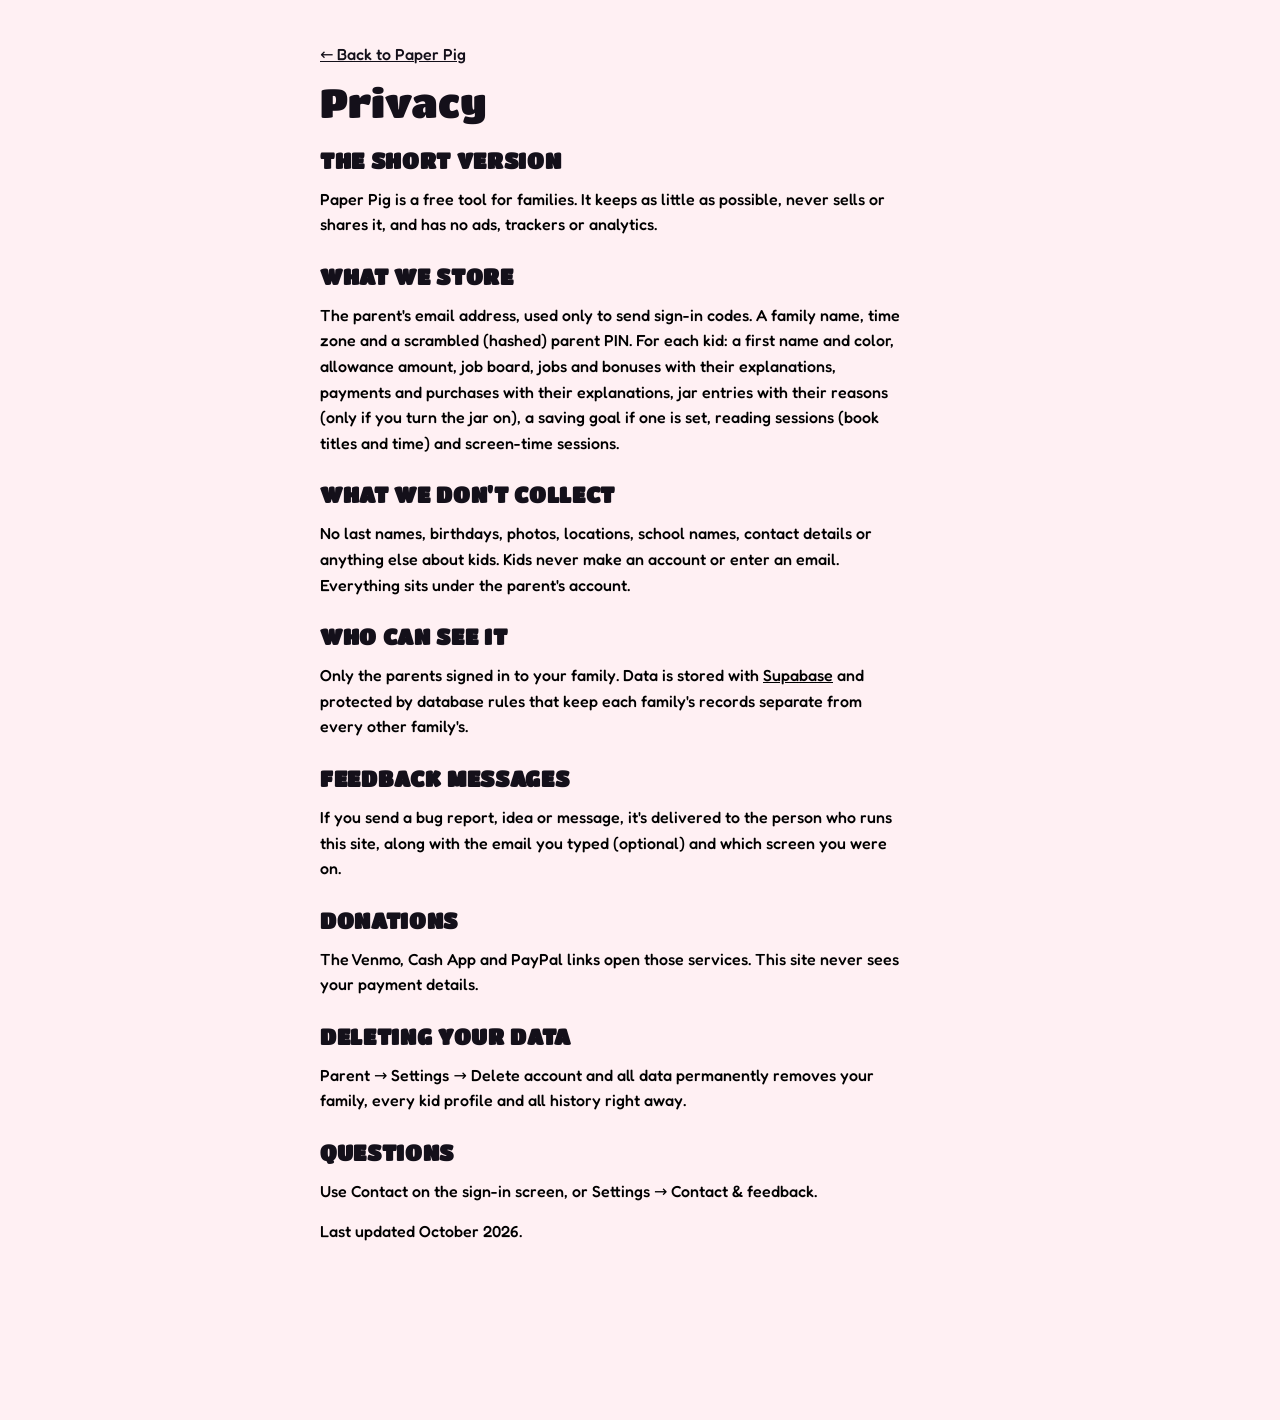
<file: privacy.html>
<!doctype html>
<html lang="en"><head><meta charset="utf-8"><meta name="viewport" content="width=device-width,initial-scale=1,viewport-fit=cover">
<title>Privacy · Paper Pig</title><link rel="icon" href="favicon.png" type="image/png">
<link rel="stylesheet" href="https://fonts.googleapis.com/css2?family=Titan+One&family=Fredoka:wght@400;500;600;700&display=swap">
<link rel="stylesheet" href="styles.css?v=20261027e">
<style>body{margin:0}.doc{max-width:640px;margin:0 auto;padding:32px 0 64px;display:grid;gap:14px;line-height:1.6}.doc h1{font-size:40px}.doc h2{font:800 22px var(--display);text-transform:uppercase;letter-spacing:.03em;margin-top:12px}.doc p,.doc li{color:var(--ink);max-width:65ch}.doc a{color:var(--jobs)}</style>
</head><body><main class="doc">
<a href="/">&larr; Back to Paper Pig</a>
<h1>Privacy</h1>
<h2>The short version</h2><p>Paper Pig is a free tool for families. It keeps as little as possible, never sells or shares it, and has no ads, trackers or analytics.</p>
<h2>What we store</h2><p>The parent's email address, used only to send sign-in codes. A family name, time zone and a scrambled (hashed) parent PIN. For each kid: a first name and color, allowance amount, job board, jobs and bonuses with their explanations, payments and purchases with their explanations, jar entries with their reasons (only if you turn the jar on), a saving goal if one is set, reading sessions (book titles and time) and screen-time sessions.</p>
<h2>What we don't collect</h2><p>No last names, birthdays, photos, locations, school names, contact details or anything else about kids. Kids never make an account or enter an email. Everything sits under the parent's account.</p>
<h2>Who can see it</h2><p>Only the parents signed in to your family. Data is stored with <a href="https://supabase.com" target="_blank" rel="noopener">Supabase</a> and protected by database rules that keep each family's records separate from every other family's.</p>
<h2>Feedback messages</h2><p>If you send a bug report, idea or message, it's delivered to the person who runs this site, along with the email you typed (optional) and which screen you were on.</p>
<h2>Donations</h2><p>The Venmo, Cash App and PayPal links open those services. This site never sees your payment details.</p>
<h2>Deleting your data</h2><p>Parent &rarr; Settings &rarr; Delete account and all data permanently removes your family, every kid profile and all history right away.</p>
<h2>Questions</h2><p>Use Contact on the sign-in screen, or Settings &rarr; Contact &amp; feedback.</p>
<p>Last updated October 2026.</p>
</main></body></html>
</file>
<file: styles.css>
/* =====================================================================
   Paper Pig
   The logo is a pig folded out of paper that is white on one side and
   pink on the other. The whole app is built from that sheet:
   - Kids stand on the pink side. Grown-ups stand on the white side.
   - Every card is a white sheet with the logo's heavy ink outline.
   - Folded ears mean "a pig": they appear only on pigs (the bank, each
     kid's name tile). Nothing else is folded.
   - Pink is the brand and the main action. Blue is reading and good news.
     Gold is the coin, and screen time. Ink does the rest.
   ===================================================================== */
:root{
  --pink:#FC3067; --pink-deep:#C70F48; --pink-soft:#FFE0E8; --pink-ground:#FC3067;
  --blue:#2F6BFF; --blue-deep:#1F4FD1; --blue-soft:#E1E9FF;
  --gold:#FFC21A; --gold-soft:#FFF0C2;
  --midnight:#0C1844; --midnight-2:#16245E; --midnight-line:#2A3C80;
  --ink:#000; --edge:#000; --paper:#FFFFFF; --wash:#FFF0F3;
  --text:#14101A; --muted:#6B5C66; --rule:rgba(0,0,0,.12);
  --ground:var(--wash); --under:var(--ground); --fold:var(--pink);
  --money:var(--blue-deep); --read:var(--blue); --danger:var(--pink-deep); --line:var(--rule);
  --display:"Titan One","Arial Rounded MT Bold",system-ui,sans-serif;
  --body:"Fredoka","Nunito","Segoe UI",system-ui,sans-serif;
  --pop:4px 4px 0 var(--edge); --pop-lg:5px 5px 0 var(--edge);
  --line-w:4px; --r:20px;
  color-scheme:light;
}
@media (prefers-color-scheme: dark){:root:not([data-theme="light"]){
  --pink:#FF3D74; --pink-deep:#FF6F96; --pink-soft:#4A1638; --pink-ground:#0C1844;
  --blue:#4B7FFF; --blue-deep:#8DB0FF; --blue-soft:#1C2E72;
  --gold-soft:#3D3313;
  --paper:#16245E; --wash:#0C1844; --text:#FFF4F7; --muted:#AEB8DC; --rule:rgba(255,255,255,.12);
  color-scheme:dark}}
:root[data-theme="dark"]{
  --pink:#FF3D74; --pink-deep:#FF6F96; --pink-soft:#4A1638; --pink-ground:#0C1844;
  --blue:#4B7FFF; --blue-deep:#8DB0FF; --blue-soft:#1C2E72;
  --gold-soft:#3D3313;
  --paper:#16245E; --wash:#0C1844; --text:#FFF4F7; --muted:#AEB8DC; --rule:rgba(255,255,255,.12);
  color-scheme:dark}
body{--under:var(--ground)}
body[data-side="kid"]{--ground:color-mix(in srgb,var(--kidc,var(--pink)) 30%,#fff)}
@media (prefers-color-scheme: dark){:root:not([data-theme="light"]) body[data-side="kid"]{--ground:color-mix(in srgb,var(--kidc,var(--pink)) 26%,#0C1844)}}
:root[data-theme="dark"] body[data-side="kid"]{--ground:color-mix(in srgb,var(--kidc,var(--pink)) 26%,#0C1844)}

/* ---------- base ---------- */
*{box-sizing:border-box}
html{-webkit-text-size-adjust:100%}
body{margin:0;background:var(--ground);color:var(--text);font:500 16px/1.45 var(--body);
  padding-left:max(16px,env(safe-area-inset-left,0px));padding-right:max(16px,env(safe-area-inset-right,0px));
  padding-block:10px calc(env(safe-area-inset-bottom,0px) + 112px);transition:background-color .25s}
.wrap{max-width:520px;margin:0 auto;display:flex;flex-direction:column;gap:20px;position:relative;z-index:1}
#layer{position:relative;z-index:20}
main{display:flex;flex-direction:column;gap:18px}
main>*,.card>*,.sect>*,.list>*,.kcard>*,.board>*,.hero>*,.sheet>*{min-width:0}
button{font:inherit;color:inherit;cursor:pointer;border:0;background:none;padding:0;-webkit-tap-highlight-color:transparent}
button:disabled{cursor:default}
:focus-visible{outline:3px solid var(--blue);outline-offset:2px}
h1,h2,h3{margin:0;font-weight:400;text-wrap:balance}
p{margin:0}
.num{font-variant-numeric:tabular-nums}
svg{display:block}

/* ---------- the sheet of paper: one heavy ink outline ---------- */
.card,.kcard,.list,.wsum,.bucket,.who button,.owedline-b,.nudge,.steps4>div,.done-box{background:var(--paper);border:var(--line-w) solid var(--edge);border-radius:var(--r)}
.card,.kcard,.who button,.start,.board,.hero.bank{position:relative}
.sheet{--under:transparent}
.sheet .card,.sheet .list{--under:var(--paper)}

/* ---------- type ---------- */
h1{font:400 clamp(30px,9vw,40px)/1 var(--display);overflow-wrap:anywhere}
body[data-side="kid"] header h1,body[data-side="kid"] .sect-h h3,body[data-side="kid"] .weeknav b{color:#fff;-webkit-text-stroke:8px var(--edge);paint-order:stroke fill;letter-spacing:.02em;stroke-linejoin:round}
.label{font:600 13px/1.2 var(--body);color:var(--muted)}
.hint{font-size:14px;color:var(--muted)}
.lede{font:500 18px/1.4 var(--body);color:var(--muted);max-width:34ch;text-wrap:balance}
.link{display:inline-flex;align-items:center;min-height:40px;font-weight:600;font-size:15px;color:var(--blue-deep);text-decoration:underline;text-decoration-thickness:2px;text-underline-offset:3px}
body[data-side="kid"] .sect-h .link{color:var(--text)}
.danger-link{color:var(--pink-deep)!important;font-weight:600}
.empty{padding:24px 18px 22px;color:var(--muted);text-align:center;font-weight:500}
.empty::before{content:"";display:block;width:56px;height:49px;margin:0 auto 8px;background:url(piggy.png) center/contain no-repeat}

/* ---------- header ---------- */
header{display:flex;align-items:center;justify-content:space-between;gap:12px;padding-top:6px;min-width:0}
.hello{display:flex;align-items:center;gap:10px;min-width:0}
.hello>div{display:grid;gap:4px;min-width:0}
.hello small{font:600 15px/1 var(--body);color:var(--muted)}
body[data-side="kid"] .hello small{color:var(--text)}
.hi-pig{width:56px;height:auto;flex:none;transform-origin:50% 90%}
.lock{flex:none;display:inline-flex;align-items:center;gap:6px;height:40px;padding:0 14px;border-radius:999px;background:var(--paper);border:var(--line-w) solid var(--edge);box-shadow:var(--pop);font-weight:600;font-size:14px}
.lock svg{width:16px;height:16px}

/* ---------- buttons ---------- */
.save,.go,.pill,.chip,.earn,.ghost,.cancel{transition:transform .08s ease,box-shadow .08s ease}
.save{position:relative;width:100%;min-height:56px;padding:8px 18px;border-radius:18px;background:var(--pink);color:#fff;border:var(--line-w) solid var(--edge);box-shadow:var(--pop-lg);font:600 18px/1.15 var(--body)}
.save.red{background:var(--pink-deep)}
.cancel{width:100%;min-height:44px;color:var(--muted);font-weight:600}
.pill{position:relative;display:inline-flex;align-items:center;justify-content:center;gap:6px;min-height:42px;padding:6px 14px;border-radius:14px;background:var(--pink);color:#fff;border:var(--line-w) solid var(--edge);box-shadow:var(--pop);font:600 15px/1.15 var(--body);text-align:center}
.pill.soft{background:var(--paper);color:var(--text)}
.pill.ok{background:var(--blue);color:#fff}
.pill.no{background:var(--pink-soft);color:var(--pink-deep)}
.pill.wait{background:var(--pink-soft);color:var(--pink-deep)}
.pill svg{width:18px;height:18px;flex:none}
.pill:disabled{color:var(--muted);box-shadow:none;opacity:1;border-color:var(--muted)}
.save:active,.go:active,.pill:active,.chip:active,.earn:active,.lock:active,.who button:active,.start:active,.bucket:active,.owedline-b:active{transform:translate(3px,3px);box-shadow:0 0 0 var(--edge)!important}
.ptools{display:flex;flex-wrap:wrap;gap:10px}
body[data-side="kid"] main>.ptools .pill.soft{background:var(--paper)}
.row2{display:grid;grid-template-columns:repeat(2,minmax(0,1fr));gap:10px}
.row2>*{min-width:0}
.chip{flex:none;display:inline-flex;align-items:center;gap:8px;min-height:40px;padding:0 14px;border-radius:999px;background:var(--paper);border:var(--line-w) solid var(--edge);font:600 15px var(--body);color:var(--text)}
.chip[aria-pressed="true"]{background:var(--ink);color:#fff}
:root[data-theme="dark"] .chip[aria-pressed="true"]{background:#fff;color:#000}
@media (prefers-color-scheme: dark){:root:not([data-theme="light"]) .chip[aria-pressed="true"]{background:#fff;color:#000}}
.chips{display:flex;flex-wrap:wrap;gap:8px}
.filters,.kpick{display:flex;gap:8px;overflow-x:auto;padding:2px 4px 6px 2px;margin:0 -2px;scrollbar-width:none}
.filters::-webkit-scrollbar,.kpick::-webkit-scrollbar{display:none}
.kpick .dot{width:12px;height:12px;border-radius:50%;border:var(--line-w) solid var(--edge)}
.seg{display:grid;grid-template-columns:repeat(auto-fit,minmax(0,1fr));gap:4px;padding:4px;border-radius:16px;background:var(--paper);border:var(--line-w) solid var(--edge)}
.seg button{min-width:0;min-height:40px;padding:0 4px;border-radius:11px;font-weight:600;font-size:14px;color:var(--muted)}
.seg button[aria-pressed="true"]{background:var(--ink);color:#fff}
:root[data-theme="dark"] .seg button[aria-pressed="true"]{background:#fff;color:#000}
@media (prefers-color-scheme: dark){:root:not([data-theme="light"]) .seg button[aria-pressed="true"]{background:#fff;color:#000}}

/* ---------- surfaces ---------- */
.card{padding:20px;display:grid;gap:14px}
.sect{display:grid;gap:10px}
.sect-h{display:flex;align-items:baseline;justify-content:space-between;gap:12px;padding:0 2px}
.sect-h h3{font:400 24px/1.05 var(--display)}
.sect-h .label{font-weight:700}
.list{overflow:hidden}
.row{display:flex;align-items:center;gap:12px;padding:13px 16px;width:100%;text-align:left}
.row+.row{border-top:2px solid var(--rule)}
.row .t{flex:1;min-width:0;display:grid;gap:1px}
.row .t b{font-weight:600;overflow-wrap:anywhere}
.row .t span{font-size:13px;color:var(--muted);overflow-wrap:anywhere}
.lgroup{padding:12px 16px 4px;font:600 14px var(--body);color:var(--pink-deep);border-top:2px solid var(--rule)}
.lgroup:first-child{border-top:0}
.lgroup+.row{border-top:0}
.ico{flex:none;width:40px;height:40px;border-radius:13px;display:grid;place-items:center;border:var(--line-w) solid var(--edge)}
.ico svg{width:21px;height:21px}
.ico.m{background:var(--gold);color:#000}
.ico.j{background:var(--pink-soft);color:var(--pink-deep)}
.ico.r{background:var(--blue-soft);color:var(--blue-deep)}
.ico.s{background:var(--midnight);color:var(--gold)}
.ico.x{background:var(--pink);color:#fff}
.ico.w{background:var(--paper);color:var(--muted);border-style:dashed}
.ico.p{background:var(--paper);color:var(--text)}
.ico.d{background:var(--pink-soft);color:var(--pink-deep)}
.amt{font:600 16px var(--body);white-space:nowrap;font-variant-numeric:tabular-nums}
.amt.up{color:var(--blue-deep)} .amt.out{color:var(--text)} .amt.rd{color:var(--blue-deep)} .amt.wait{color:var(--muted)}
.stack{display:grid;justify-items:end;gap:1px;flex:none}
.bal{font-size:12px;font-weight:600;color:var(--muted)}
.chev{flex:none;color:var(--muted)}
.meter{height:10px;border-radius:6px;background:var(--rule);overflow:hidden;display:flex}
.meter i{display:block;height:100%}
.price{flex:none;display:inline-flex;align-items:center;justify-content:center;gap:4px;min-width:66px;height:36px;padding:0 10px;border-radius:12px;background:var(--gold-soft);border:var(--line-w) solid var(--edge);font:600 15px var(--body);color:var(--text);font-variant-numeric:tabular-nums}
.price .coin.mini{width:16px}

/* ---------- the bank: the pig itself. Pink ears fold down from both top corners. ---------- */
.hero.bank{display:grid;gap:14px;padding:30px 20px 20px;background:var(--paper);color:var(--text);border:var(--line-w) solid var(--edge);border-radius:0 0 26px 26px;box-shadow:0 6px 0 var(--edge)}
.hero.bank::before,.hero.bank::after{content:"";position:absolute;top:calc(-1 * var(--line-w));width:44px;height:44px;pointer-events:none;z-index:1;border-bottom:var(--line-w) solid var(--edge)}
.hero.bank::before{left:calc(-1 * var(--line-w));border-right:var(--line-w) solid var(--edge);border-bottom-right-radius:12px;
  background:linear-gradient(to bottom right,var(--under) calc(50% - 2.8px),var(--edge) calc(50% - 2.8px),var(--edge) calc(50% + 2.8px),var(--pink) calc(50% + 2.8px))}
.hero.bank::after{right:calc(-1 * var(--line-w));border-left:var(--line-w) solid var(--edge);border-bottom-left-radius:12px;
  background:linear-gradient(to bottom left,var(--under) calc(50% - 2.8px),var(--edge) calc(50% - 2.8px),var(--edge) calc(50% + 2.8px),var(--pink) calc(50% + 2.8px))}
.hero.bank .label{font:600 16px var(--body);color:var(--muted);text-align:center}
.big{font:400 clamp(58px,20vw,84px)/.95 var(--display);text-align:center;letter-spacing:.01em;color:var(--text)}
.hero-coin{position:absolute;left:50%;top:-30px;width:52px;margin-left:-26px;perspective:500px;pointer-events:none;z-index:2}
.hero-coin .coin{filter:drop-shadow(2px 3px 0 var(--edge))}
.goalline{display:grid;grid-template-columns:1fr auto;gap:8px 10px;align-items:center;text-align:left;font-size:15px;font-weight:500;padding:0}
.goalline b{font-weight:600}
.goalline .meter{grid-column:1/-1;height:16px;border-radius:9px;background:var(--paper);border:var(--line-w) solid var(--edge);position:relative}
.goalline .meter i{background:var(--pink);border-radius:0 6px 6px 0;transition:width 1.1s cubic-bezier(.3,.7,.3,1);position:relative}
.goalline .num{font-weight:600;white-space:nowrap}
.hero-foot{display:flex;justify-content:space-between;align-items:center;gap:12px;flex-wrap:wrap;padding-top:12px;border-top:2px solid var(--rule);font-size:15px}
.hero-foot b{color:var(--blue-deep);font-weight:600}
.link-w{color:var(--blue-deep);font-weight:600;text-decoration:underline;text-decoration-thickness:2px;text-underline-offset:3px}
.earn{display:flex;align-items:center;gap:10px;width:100%;min-height:56px;padding:0 16px;border-radius:16px;background:var(--pink);color:#fff;border:var(--line-w) solid var(--edge);box-shadow:var(--pop);font:600 17px/1.15 var(--body);text-align:left}
.earn span{flex:1}
.earn svg{width:22px;height:22px;flex:none}
.coin{display:block;width:100%;height:auto;overflow:visible}
.coin-drop{position:absolute;top:-24px;left:var(--x);width:36px;z-index:3;pointer-events:none;opacity:0;animation:coin-drop 1.5s cubic-bezier(.35,.7,.4,1) var(--d) both}
@keyframes coin-drop{0%{opacity:0;transform:translateY(-80px) rotate(-25deg)}12%{opacity:1}50%{transform:translateY(64px) rotate(8deg)}62%{transform:translateY(50px) rotate(-4deg)}74%{transform:translateY(64px) rotate(0)}86%{opacity:1;transform:translateY(64px)}100%{opacity:0;transform:translateY(84px) scale(.6)}}
.big.bump{animation:bal-bump .5s cubic-bezier(.3,1.6,.5,1)}
@keyframes bal-bump{0%{transform:scale(1)}40%{transform:scale(1.08)}100%{transform:scale(1)}}

.waitline{display:flex;align-items:center;gap:10px;width:100%;padding:12px 14px;border-radius:16px;background:var(--paper);color:var(--text);font-size:15px;text-align:left;border:var(--line-w) dashed var(--edge)}
.waitline svg{width:20px;height:20px;color:var(--pink-deep);flex:none}

/* ---------- start cards and timer boards ---------- */
.starts{display:grid;grid-template-columns:repeat(auto-fit,minmax(140px,1fr));gap:12px}
.start{display:grid;gap:6px;justify-items:start;text-align:left;padding:70px 16px 16px;border-radius:var(--r);border:var(--line-w) solid var(--edge);box-shadow:var(--pop-lg)}
.start b{font:400 23px/1.05 var(--display)}
.start>span:last-child{font-size:14px;font-weight:500;opacity:.9}
.start .pl{position:absolute;top:14px;left:14px;width:44px;height:44px;border-radius:50%;display:grid;place-items:center;border:var(--line-w) solid var(--edge)}
.start .pl svg{width:22px;height:22px}
.start.rd{background:var(--blue);color:#fff} .start.rd .pl{background:#fff;color:var(--blue)}
.start.sc{background:var(--midnight);color:#fff} .start.sc .pl{background:var(--gold);color:#000} .start.sc b{color:var(--gold)}
.start.off{opacity:.7}
.mini-bar{display:block;width:100%;height:10px;border-radius:6px;background:rgba(255,255,255,.22);border:var(--line-w) solid var(--edge);overflow:hidden;margin:4px 0 0}
.mini-bar i{display:block;height:100%;background:#fff}
.start.sc .mini-bar i{background:var(--gold)}

.board{background:var(--midnight);color:#fff;border:var(--line-w) solid var(--edge);border-radius:var(--r);box-shadow:var(--pop-lg);padding:20px;display:grid;gap:14px}
.board.rdb{background:var(--blue)}
.board .label{color:rgba(255,255,255,.75)}
.bline{display:flex;justify-content:space-between;align-items:baseline;gap:12px;flex-wrap:wrap;font-size:15px;color:rgba(255,255,255,.8)}
.bline>*{min-width:0;overflow-wrap:anywhere}
.bline b{color:#fff;font-weight:600}
.digits{font:700 clamp(48px,18vw,76px)/1 var(--body);color:var(--gold);text-align:center;font-variant-numeric:tabular-nums;padding:2px 0}
.board.rdb .digits{color:#fff}
.digits.idle{opacity:.5}
.bar{height:12px;border-radius:7px;background:rgba(255,255,255,.18);border:var(--line-w) solid var(--edge);overflow:hidden}
.bar i{display:block;height:100%;background:var(--gold)}
.note{font-size:14px;color:rgba(255,255,255,.8);text-align:center}
.go{width:100%;min-height:56px;border-radius:16px;background:var(--gold);color:#000;border:var(--line-w) solid var(--edge);box-shadow:var(--pop);font:600 17px var(--body)}
.go.white{background:#fff;color:var(--blue-deep)}
.ghost{width:100%;min-height:54px;border-radius:16px;border:var(--line-w) solid rgba(255,255,255,.6);color:#fff;font-weight:600}
.row2>.go,.row2>.ghost,.row2>.pill,.row2>.save{height:auto;min-height:48px;white-space:normal;line-height:1.15;padding:8px 10px}

/* old equation layout (kept only for stray markup) */
.eq{display:flex;align-items:center;justify-content:space-between;gap:4px;flex-wrap:nowrap}
.eq .term{display:grid;gap:2px;text-align:center;flex:1;min-width:0}
.eq .term b{font:400 clamp(18px,5.6vw,28px)/1 var(--display);white-space:nowrap}
.eq .term span{font-size:12px;font-weight:600;color:var(--muted)}
.eq .op{font:600 20px var(--body);color:var(--muted)}
.eq .term.res b{color:var(--pink-deep)}
.eq.many{flex-wrap:wrap;justify-content:center;gap:10px 8px}
.eq.many .term{flex:0 0 auto;min-width:52px}
.eq.many .term b{font-size:clamp(16px,4.6vw,24px)}

/* ---------- kid ledger ---------- */
.weeknav{display:flex;align-items:center;justify-content:space-between;gap:10px}
.weeknav b{font:400 20px/1.1 var(--display);text-align:center;flex:1}
.weeknav b small{display:block;font:500 13px var(--body);color:var(--muted);margin-top:2px}
body[data-side="kid"] .weeknav b small{color:var(--text);-webkit-text-stroke:0;letter-spacing:0}
.weeknav .pill{width:46px;padding:0;font-size:22px}
.weeknav.small{margin-top:4px}
.wsum{display:grid;grid-template-columns:repeat(3,minmax(0,1fr))}
.wsum div{display:grid;gap:1px;padding:12px 8px;text-align:center;min-width:0}
.wsum div+div{border-left:2px solid var(--rule)}
.wsum b{font:400 clamp(17px,5.2vw,22px)/1.1 var(--display);overflow-wrap:anywhere}
.wsum span{font-size:13px;font-weight:600;color:var(--muted)}
.wsum small{font-size:12px;color:var(--muted)}
.buckets{display:grid;grid-template-columns:1fr 1fr;gap:12px}
.bucket{padding:14px 16px;display:grid;gap:2px;text-align:left;box-shadow:var(--pop)}
button.bucket{font:inherit;color:inherit}
.bucket b{font:400 clamp(26px,8vw,34px)/1.05 var(--display)}
.bucket.pd b,.bucket.sp b{color:var(--text)}
.bucket.jar{grid-column:1/-1;background:var(--pink-soft)} .bucket.jar b{color:var(--pink-deep)}
.bucket.zero b{color:var(--muted)!important}
.bucket .see{font-size:13px;font-weight:600;color:var(--muted);text-decoration:underline}

/* ---------- jobs ---------- */
.steps4{display:grid;grid-template-columns:repeat(4,minmax(0,1fr));gap:8px}
.steps4>div{position:relative;display:grid;justify-items:center;gap:6px;text-align:center;padding:16px 4px 10px}
.steps4 .n{position:absolute;top:-11px;left:50%;margin-left:-12px;width:24px;height:24px;border-radius:50%;display:grid;place-items:center;font:600 13px/1 var(--body);background:var(--pink);color:#fff;border:var(--line-w) solid var(--edge)}
.steps4 .si{width:40px;height:40px;border-radius:13px;display:grid;place-items:center;background:var(--pink-soft);color:var(--pink-deep);border:var(--line-w) solid var(--edge)}
.steps4 .si svg{width:22px;height:22px}
.steps4>div:last-child .si{background:var(--gold);color:#000}
.steps4 b{font:600 13px/1.15 var(--body)}
.cat-ico{flex:none;width:42px;height:42px;border-radius:13px;display:grid;place-items:center;background:var(--pink-soft)!important;color:var(--pink-deep)!important;border:var(--line-w) solid var(--edge)!important}
.cat-ico svg{width:23px;height:23px}
.jobrow{gap:12px}
.wait-row{flex-wrap:wrap;background:var(--pink-soft)}
.wait-row .decide{width:100%;padding-left:54px}
.decide{display:flex;gap:8px;flex-wrap:wrap}
.decide .pill{flex:1}
.done-box{padding:14px 16px;display:grid;gap:4px;background:var(--wash)}
.done-box b{font-size:17px;font-weight:600}
.row.off{opacity:.45}

/* ---------- bottom tabs: a strip of paper with a pink tab for where you are ---------- */
.tabbar{position:fixed;left:0;right:0;bottom:0;z-index:8;padding:0 max(12px,env(safe-area-inset-right,0px)) calc(env(safe-area-inset-bottom,0px) + 12px) max(12px,env(safe-area-inset-left,0px));pointer-events:none}
.tabbar .in{pointer-events:auto;max-width:520px;margin:0 auto;display:grid;grid-auto-flow:column;grid-auto-columns:minmax(0,1fr);gap:6px;padding:6px;background:var(--paper);border:var(--line-w) solid var(--edge);border-radius:22px;box-shadow:var(--pop-lg)}
.tabbar button{position:relative;display:flex;flex-direction:column;align-items:center;justify-content:center;gap:2px;min-height:54px;padding:4px;border-radius:16px;font:600 13px/1.1 var(--body);color:var(--muted)}
.tabbar svg{width:24px;height:24px}
.tabbar button[aria-selected="true"]{background:var(--pink);color:#fff;box-shadow:inset 0 0 0 var(--line-w) var(--edge)}
.badge{position:absolute;top:3px;left:calc(50% + 8px);min-width:20px;height:20px;padding:0 5px;border-radius:10px;background:var(--gold);color:#000;font:600 12px/16px var(--body);text-align:center;border:var(--line-w) solid var(--edge)}

/* ---------- parent: kid cards ---------- */
.kcard{overflow:visible}
.kcard .kh{display:flex;align-items:center;gap:12px;padding:16px 18px 10px}
.kcard .kh h3{font:400 26px/1 var(--display);flex:1;min-width:0}
.kcard .kh .wk{font:400 30px/1 var(--display);text-align:right;color:var(--text)!important}
.kcard .kh .wk small{display:block;font:600 12px var(--body);color:var(--muted);margin-top:2px}
.owedline{padding:0 18px 12px;font-size:14px;color:var(--muted)}
.kstats{display:grid;grid-template-columns:repeat(3,minmax(0,1fr));border-top:2px solid var(--rule)}
.kstats div{padding:10px 6px;display:grid;gap:1px;text-align:center;min-width:0}
.kstats div+div{border-left:2px solid var(--rule)}
.kstats b{font:600 18px var(--body);font-variant-numeric:tabular-nums}
.kstats span{font-size:12px;font-weight:500;color:var(--muted)}
.kstats.flat{border:2px solid var(--rule);border-radius:14px}
.kact{display:grid;grid-template-columns:repeat(2,minmax(0,1fr));gap:8px;padding:12px 16px 16px;border-top:2px solid var(--rule)}
.kact .pill{min-width:0}
.kact .pill:last-child:nth-child(odd){grid-column:1/-1}
.avatar{flex:none;width:46px;height:46px;border-radius:50%;display:grid;place-items:center;color:#fff;font:400 22px var(--display);border:var(--line-w) solid var(--edge)}
.nudge{display:flex;align-items:center;justify-content:space-between;gap:12px;flex-wrap:wrap;padding:12px 14px;font-size:15px;background:var(--gold-soft);box-shadow:var(--pop)}
.nudge b{font-weight:600}
.owedline-b{display:flex;align-items:center;justify-content:space-between;gap:10px;flex-wrap:wrap;width:100%;padding:12px 16px;box-shadow:var(--pop);font-size:15px;text-align:left}
.owedline-b b{font:400 20px var(--display)}
.owedline-b .see{display:flex;align-items:center;gap:4px;font-size:14px;font-weight:600;color:var(--muted)}
.owedline-b svg{width:16px;height:16px}
.bankcard{gap:12px}
.bankbig{font:400 clamp(40px,13vw,54px)/1 var(--display);color:var(--text)}
.owedhint{margin-top:-4px}
.weeksince{display:flex;gap:8px;overflow-x:auto;padding-bottom:2px;scrollbar-width:none}
.weeksince::-webkit-scrollbar{display:none}
.weeksince span{flex:none;display:grid;gap:1px;padding:8px 12px;border-radius:12px;background:var(--wash);border:var(--line-w) solid var(--edge)}
.weeksince small{font-size:12px;font-weight:600;color:var(--muted)}
.weeksince b{font:400 18px var(--display)}
.jarpill svg{width:18px;height:18px}
.card>.jarpill{justify-self:start}

/* ---------- forms and sheets ---------- */
.scrim{position:fixed;inset:0;background:rgba(12,24,68,.55);z-index:20;display:flex;align-items:flex-end;justify-content:center;animation:fade-in .18s ease-out}
.sheet{position:relative;background:var(--paper);color:var(--text);width:100%;max-width:560px;max-height:min(92%,calc(100% - env(safe-area-inset-top,0px) - 12px));overflow:auto;overscroll-behavior:contain;
  border:var(--line-w) solid var(--edge);border-bottom:0;border-radius:28px 28px 0 0;padding:12px max(20px,env(safe-area-inset-right,0px)) calc(env(safe-area-inset-bottom,0px) + 20px) max(20px,env(safe-area-inset-left,0px));display:grid;gap:16px;animation:sheet-up .26s cubic-bezier(.2,.9,.3,1)}
.sheet::before{content:"";width:44px;height:6px;border-radius:3px;background:var(--rule);justify-self:center}
.sheet h2{font:400 28px/1.05 var(--display)}
.sheet .label:first-child{color:var(--pink-deep)}
.sheet .list{box-shadow:none}
.field{display:grid;gap:6px}
input,select,textarea{font:500 16px var(--body);color:var(--text);background:var(--paper);border:var(--line-w) solid var(--edge);border-radius:14px;padding:12px 14px;width:100%;min-height:50px}
textarea{min-height:120px;resize:vertical}
input:focus,select:focus,textarea:focus{outline:3px solid var(--blue);outline-offset:1px}
.pin,.code-in{font:400 30px var(--display)!important;letter-spacing:.35em;text-align:center}
.tog{position:relative;flex:none;width:60px;height:36px;border-radius:18px;background:var(--paper);border:var(--line-w) solid var(--edge);transition:background .18s}
.tog::before{content:"";position:absolute;inset:-9px -4px}
.tog::after{content:"";position:absolute;top:3px;left:3px;width:22px;height:22px;border-radius:50%;background:var(--ink);transition:transform .18s cubic-bezier(.3,.9,.4,1)}
:root[data-theme="dark"] .tog::after{background:#fff}
@media (prefers-color-scheme: dark){:root:not([data-theme="light"]) .tog::after{background:#fff}}
.tog[aria-pressed="true"]{background:var(--pink)}
.tog[aria-pressed="true"]::after{transform:translateX(24px);background:#fff}
.togline{display:flex;align-items:center;justify-content:space-between;gap:14px}
.togline>span{display:grid;gap:2px}
.togline b{font-weight:600}
.jarset #penMore{display:grid;gap:10px} .jarset #penMore[hidden]{display:none}
.link.quiet{color:var(--muted);font-size:14px;justify-self:start}
.warnline{padding:10px 12px;border-radius:12px;background:var(--pink-soft);color:var(--pink-deep);font-weight:600;font-size:14px;border:var(--line-w) solid var(--edge)}
.daypick{display:grid;grid-template-columns:repeat(7,minmax(0,1fr));gap:6px}
.daypick .chip{height:auto;min-height:56px;padding:6px 0;display:grid;justify-items:center;gap:0;border-radius:14px;font:400 18px/1.1 var(--display)}
.daypick .chip small{font:600 11px var(--body);opacity:.75}
.daypick .chip:disabled{opacity:.3}
.daypick .chip[aria-pressed="true"]{background:var(--pink);color:#fff}
.rules{display:grid;gap:12px;margin:0;padding:0;list-style:none}
.rules li{display:grid;grid-template-columns:36px 1fr;gap:12px;align-items:center;font-size:16px;line-height:1.35}
.rules .ico{width:36px;height:36px;border-radius:12px;border-width:3px}
.rules .ico svg{width:19px;height:19px}
.rules b{font-weight:600}
.tiplabel{display:flex;align-items:center;gap:6px}
.tip{flex:none;width:24px;height:24px;border-radius:50%;display:grid;place-items:center;font:600 14px/1 var(--body);background:var(--paper);color:var(--text);border:var(--line-w) solid var(--edge)}
.tip[aria-expanded="true"]{background:var(--ink);color:#fff}
.tipbox{display:block;font-size:14px;line-height:1.4;background:var(--wash);border:var(--line-w) solid var(--edge);border-radius:12px;padding:8px 10px}
.tipbox[hidden]{display:none}
.scrset{gap:12px}
.kidform-h{display:flex;align-items:center;gap:12px}
.kidform-h .avatar{width:54px;height:54px;font-size:26px;transition:background .15s}
.kidform-h b{display:block;font:400 24px/1.1 var(--display)}
.swatches{display:flex;gap:12px;flex-wrap:wrap}
.sw{position:relative;width:40px;height:40px;border-radius:50%;border:var(--line-w) solid var(--edge);transition:transform .1s}
.sw[aria-pressed="true"]{transform:scale(1.12);box-shadow:0 0 0 3px var(--paper),0 0 0 6px var(--edge)}
.sw[aria-pressed="true"]::after{content:"";position:absolute;left:50%;top:46%;width:9px;height:16px;border:solid #fff;border-width:0 4px 4px 0;transform:translate(-50%,-50%) rotate(45deg)}

/* ---------- sign in, onboarding, who's using ---------- */
.screen-center{min-height:calc(100vh - 140px);display:flex;flex-direction:column;justify-content:center;gap:22px;padding-block:20px}
.screen-center .lede{text-align:center;margin-inline:auto}
.screen-center>h2{font:400 36px/1.05 var(--display)!important}
.logo-h{margin:0;display:block}
.logo-h>img{display:block;width:100%;max-width:400px;height:auto;margin:0 auto}
.logo-h .logo-d{display:none}
@media (prefers-color-scheme: dark){:root:not([data-theme="light"]) .logo-h .logo-l{display:none}:root:not([data-theme="light"]) .logo-h .logo-d{display:block}}
:root[data-theme="dark"] .logo-h .logo-l{display:none} :root[data-theme="dark"] .logo-h .logo-d{display:block}
.form{display:grid;gap:12px}
.foot{display:grid;gap:10px;justify-items:center;padding-top:6px;font-size:14px;color:var(--muted);text-align:center}
.steps{display:flex;gap:6px}
.steps i{flex:1;height:14px;border-radius:7px;background:var(--paper);border:var(--line-w) solid var(--edge)}
.steps i.on{background:var(--pink)}
/* Onboarding: one question per screen, answer button in thumb reach. */
.ob{display:flex;flex-direction:column;gap:18px;padding-block:6px 28px}
.ob-top{display:grid;grid-template-columns:auto 1fr;align-items:center;gap:14px;min-height:44px}
.ob-back{display:inline-flex;align-items:center;gap:2px;min-height:44px;padding-right:4px;font-weight:600;color:var(--muted)}
.ob-back svg{width:18px;height:18px;transform:rotate(180deg)}
.ob-q{display:grid;gap:8px;margin-top:clamp(8px,4vh,36px)}
.ob-q h2{font:400 clamp(30px,7.6vw,40px)/1.08 var(--display);text-wrap:balance}
.ob-q .lede{max-width:38ch}
.ob>.save{margin-top:6px}
.ob.ob-long>.save{position:sticky;bottom:16px;z-index:5}
input.inbig{font-size:21px;min-height:58px}
.ob-kid{display:flex;justify-content:center;padding-top:4px}
.avatar.big{width:88px;height:88px;font-size:42px;transition:background .15s}
.moneyin{position:relative}
.moneyin>span{position:absolute;left:16px;top:50%;transform:translateY(-50%);font:600 21px var(--body);color:var(--muted);pointer-events:none}
.moneyin>input{padding-left:34px}
.ob .chips .chip{min-height:46px;padding:0 18px;font-size:16px}
/* Shared job list: who can do each job. */
.jobs-lede{padding:0 2px}
.jrow{flex-wrap:wrap;row-gap:10px}
.jhead{flex:1 1 100%;display:flex;align-items:center;gap:12px;min-width:0;text-align:left}
.jrow.open{background:var(--wash)}
.jedit{flex-basis:100%;display:grid;gap:10px}
.jedit label{display:grid;gap:4px;min-width:0}
.jedit label>span{font:600 12px/1.2 var(--body);color:var(--muted)}
.jedit input,.jedit select{min-height:44px;padding:8px 12px;border-radius:12px;font-size:16px}
.jedit [data-jf="title"]{font-weight:600}
.jnums{display:grid;grid-template-columns:84px 84px minmax(0,1fr);gap:8px}
.moneyin.sm>span{left:12px;font-size:16px}
.moneyin.sm>input{padding-left:24px}
.jfoot{flex-basis:100%;display:flex;align-items:center;gap:10px}
.jsaved{flex:1;text-align:right;font-size:13px;font-weight:600;color:var(--muted)}
.jdel{min-height:40px;padding:0 2px;font-weight:600;font-size:15px;color:var(--pink-deep)}
.jdel.armed{padding:0 12px;border-radius:12px;background:var(--pink);color:#fff}
.pill.jdone{min-height:40px;padding:4px 18px}
.jrow.off>.t,.jrow.off>.stack{opacity:.45}
.jkids{flex-basis:100%;display:flex;flex-wrap:wrap;gap:8px}
.kchk{display:inline-flex;align-items:center;gap:7px;min-height:38px;padding:0 14px 0 6px;border-radius:999px;border:var(--line-w) solid var(--edge);background:var(--paper);color:var(--text);font:600 14px var(--body)}
.kchk i{flex:none;width:22px;height:22px;border-radius:50%;display:grid;place-items:center;border:3px solid var(--kc)}
.kchk i svg{width:13px;height:13px;stroke-width:3.6;opacity:0}
.kchk[aria-pressed="true"]{background:var(--kc);color:#fff}
.kchk[aria-pressed="true"] i{background:#fff;border-color:#fff;color:var(--kc)}
.kchk[aria-pressed="true"] i svg{opacity:1}
.ideas>summary{list-style:none;display:inline-flex;align-items:center;gap:10px;min-height:46px;padding:0 16px;border-radius:999px;background:var(--paper);border:var(--line-w) solid var(--edge);box-shadow:var(--pop);font-weight:600;cursor:pointer;user-select:none}
.ideas>summary::-webkit-details-marker{display:none}
.ideas>summary::after{content:"";width:8px;height:8px;border-right:2.5px solid currentColor;border-bottom:2.5px solid currentColor;transform:rotate(45deg) translateY(-2px)}
.ideas[open]>summary::after{transform:rotate(-135deg) translateY(-1px)}
.ideas>summary .n{min-width:28px;height:26px;padding:0 8px;border-radius:13px;background:var(--wash);display:grid;place-items:center;font-size:13px}
.ideas>.list{margin-top:12px}
.ico.add{background:var(--wash);color:var(--pink)}
.support{width:100%;max-width:320px;margin:0 auto}
.card .support{max-width:none}
.support summary{list-style:none;display:flex;align-items:center;justify-content:center;gap:8px;min-height:44px;padding:0 16px;border-radius:999px;background:var(--paper);border:var(--line-w) solid var(--edge);box-shadow:var(--pop);font-weight:600;font-size:15px;cursor:pointer;user-select:none}
.support summary::-webkit-details-marker{display:none}
.support summary::after{content:"";width:8px;height:8px;border-right:2.5px solid currentColor;border-bottom:2.5px solid currentColor;transform:rotate(45deg) translateY(-2px);margin-left:2px}
.support[open] summary::after{transform:rotate(-135deg) translateY(-1px)}
.support .cup{display:inline-grid;color:var(--pink)} .support .cup svg{width:18px;height:18px}
.support-links{display:grid;gap:8px;margin-top:10px}
.support-links a{display:flex;align-items:center;justify-content:center;gap:6px;height:42px;border-radius:12px;font-size:15px;font-weight:600;text-decoration:none;color:#fff;border:var(--line-w) solid var(--edge)}
.support-links a.venmo{background:#008CFF} .support-links a.cash{background:#00B341} .support-links a.paypal{background:#FFC439;color:#003087}
.support-note{font-size:13px;color:var(--muted);text-align:center}
.loading{display:grid;place-items:center;align-content:center;gap:12px;min-height:60vh;font:400 20px var(--display);color:var(--text)}
.loading img{width:96px;height:auto}

/* ---------- toast, celebration ---------- */
.toast{position:fixed;left:50%;transform:translateX(-50%);bottom:calc(env(safe-area-inset-bottom,0px) + 100px);background:var(--ink);color:#fff;padding:12px 18px;border-radius:16px;font-weight:600;z-index:30;max-width:calc(100% - 32px);border:var(--line-w) solid #fff;box-shadow:var(--pop)}
.confetti{position:fixed;inset:0;width:100%;height:100%;pointer-events:none;z-index:60}
.cheer{position:fixed;inset:0;z-index:55;display:grid;place-items:center;padding:24px;background:rgba(12,24,68,.5);animation:fade-in .2s ease-out}
.cheer.out{animation:fade-out .3s ease-in forwards}
.cheer-card{--under:transparent;position:relative;background:var(--paper);color:var(--text);border:var(--line-w) solid var(--edge);box-shadow:var(--pop-lg);border-radius:28px;padding:30px 24px 22px;max-width:340px;width:100%;display:grid;justify-items:center;gap:8px;text-align:center;animation:cheer-pop .5s cubic-bezier(.2,1.6,.4,1)}
.cheer-pig{width:120px;height:auto;margin-top:-76px}
.cheer-card b{font:400 32px/1.05 var(--display);margin-top:4px}
.cheer-card span{font-size:18px;color:var(--muted)}
.cheer-ok{margin-top:10px;max-width:240px}
@keyframes fade-in{from{opacity:0}to{opacity:1}}
@keyframes fade-out{to{opacity:0}}
@keyframes sheet-up{from{transform:translateY(40px);opacity:.4}to{transform:none;opacity:1}}
@keyframes cheer-pop{0%{transform:scale(.4) rotate(-6deg);opacity:0}100%{transform:none;opacity:1}}

/* ---------- backdrop: stars, sparkles, coins, paper planes and little pig books ---------- */
.playroom{position:fixed;inset:0;z-index:0;pointer-events:none;overflow:hidden}
.playroom .pr{position:absolute;display:block;opacity:.3;transform-origin:50% 50%}
.playroom .pr svg{width:100%;height:auto;overflow:visible}
.pr.g{color:var(--gold)} .pr.p{color:var(--pink)} .pr.b{color:var(--blue)} .pr.m{color:var(--muted)}
body[data-side="kid"] .pr{opacity:.4}
body[data-side="kid"] .pr.p,body[data-side="kid"] .pr.b{color:color-mix(in srgb,var(--kidc,var(--pink)) 75%,#000)}
@media (prefers-color-scheme: dark){:root:not([data-theme="light"]) .playroom .pr{opacity:.28}:root:not([data-theme="light"]) body[data-side="kid"] :is(.pr.p,.pr.b){color:color-mix(in srgb,var(--kidc,var(--pink)) 70%,#fff)}}
:root[data-theme="dark"] .playroom .pr{opacity:.28} :root[data-theme="dark"] body[data-side="kid"] :is(.pr.p,.pr.b){color:color-mix(in srgb,var(--kidc,var(--pink)) 70%,#fff)}

/* ---------- motion ---------- */
@media (prefers-reduced-motion:no-preference){
  .m-twinkle{animation:pr-twinkle var(--d) ease-in-out infinite}
  .m-flip{animation:pr-flip var(--d) ease-in-out infinite}
  .m-float{animation:pr-float calc(var(--d) * 1.6) ease-in-out infinite}
  .m-bob{animation:pr-bob var(--d) ease-in-out infinite}
  .m-spin{animation:pr-spin calc(var(--d) * 2) linear infinite}
  .hi-pig{animation:hi-wave 3.2s ease-in-out infinite}
  .hero-coin .coin{animation:coin-spin 7s ease-in-out infinite;transform-origin:50% 50%}
  .loading img,.cheer-pig{animation:float 1.6s ease-in-out infinite alternate}
  .hero.bank .big{animation:bal-bump .6s cubic-bezier(.2,1.6,.4,1)}
}
@keyframes pr-twinkle{0%,100%{transform:scale(.7) rotate(0);opacity:.2}50%{transform:scale(1.15) rotate(20deg);opacity:.55}}
@keyframes pr-flip{0%,100%{transform:translateY(0) rotateY(0)}50%{transform:translateY(-14px) rotateY(180deg)}}
@keyframes pr-float{0%{transform:translate(0,0) rotate(-6deg)}25%{transform:translate(14px,-18px) rotate(4deg)}50%{transform:translate(0,-30px) rotate(-3deg)}75%{transform:translate(-14px,-14px) rotate(6deg)}100%{transform:translate(0,0) rotate(-6deg)}}
@keyframes pr-bob{0%,100%{transform:translateY(0) rotate(-8deg)}50%{transform:translateY(-12px) rotate(8deg)}}
@keyframes pr-spin{to{transform:rotate(360deg)}}
@keyframes hi-wave{0%,60%,100%{transform:rotate(0)}68%{transform:rotate(-10deg)}76%{transform:rotate(8deg)}84%{transform:rotate(-6deg)}92%{transform:rotate(3deg)}}
@keyframes coin-spin{0%,72%{transform:rotateY(0)}86%{transform:rotateY(180deg)}100%{transform:rotateY(360deg)}}
@keyframes float{from{transform:translateY(0) rotate(-3deg)}to{transform:translateY(-8px) rotate(3deg)}}
@media (prefers-reduced-motion:reduce){.coin-drop{display:none}.big.bump,.sheet,.scrim,.cheer,.cheer-card{animation:none}.tog::after,.sw{transition:none}}

/* ---------- small and large screens ---------- */
@media (max-width:360px){
  body{padding-left:max(12px,env(safe-area-inset-left,0px));padding-right:max(12px,env(safe-area-inset-right,0px))}
  .card,.board{padding:16px} .hero.bank{padding:28px 16px 16px}
  .row{padding:12px 12px;gap:10px} .ico{width:36px;height:36px}
  .tabbar button{font-size:12px} .steps4 b{font-size:11px}
  .kact .pill,.row2>.pill{font-size:14px;padding:6px}
}
@media (max-height:560px) and (orientation:landscape){.screen-center{min-height:0;padding-block:12px}}
@media (min-width:700px){
  .wrap,.tabbar .in{max-width:600px}
  .sheet{max-width:600px;border-radius:28px;border-bottom:var(--line-w) solid var(--edge);margin-bottom:24px}
  .scrim{align-items:center}
}

/* ---------- weekly summary icons ---------- */
.wsum div{justify-items:center;padding-top:14px}
.wi{width:44px;height:44px;border-radius:14px;display:grid;place-items:center;border:var(--line-w) solid var(--edge);margin-bottom:6px}
.wi svg{width:26px;height:26px}
.wi.m{background:var(--gold);color:#000}
.wi.r{background:var(--blue);color:#fff}
.wi.s{background:var(--midnight);color:var(--gold)}
.wsum b{color:var(--text)}

/* ---------- screen time, explained for kids ---------- */
.stime{gap:12px}
.st-head{display:flex;align-items:center;gap:14px}
.st-head .ico{width:52px;height:52px;border-radius:16px}
.st-head .ico svg{width:28px;height:28px}
.st-left{display:block;font:400 clamp(40px,13vw,52px)/1 var(--display);color:var(--text)}
.st-sub{display:block;font-weight:600;color:var(--muted);margin-top:2px}
.st-bar{height:16px;border-radius:9px;background:var(--gold);border:var(--line-w) solid var(--edge);overflow:hidden}
.st-bar i{display:block;height:100%;background:var(--midnight);border-right:var(--line-w) solid var(--edge);transition:width .6s}
.st-bar i[style*="width:0%"]{border-right:0}
.st-list{display:grid;border-top:2px solid var(--rule)}
.st-row{display:flex;align-items:center;gap:12px;padding:10px 0}
.st-row+.st-row{border-top:2px solid var(--rule)}
.st-row .ico{width:34px;height:34px;border-radius:11px}
.st-row .ico svg{width:18px;height:18px}
.st-what{flex:1;min-width:0;font-weight:500}
.st-row b{font-weight:600;white-space:nowrap}
.st-used b{color:var(--pink-deep)}

/* ---------- who's using: every kid is their own paper pig ---------- */
.whoscreen{gap:18px}
.who-q{font:400 clamp(26px,7.5vw,32px)/1.1 var(--display);text-align:center;color:var(--text)}
.kidtiles{display:grid;grid-template-columns:repeat(2,minmax(0,1fr));gap:16px 14px;padding-top:6px}
.kidtiles.one{grid-template-columns:minmax(0,1fr)}
.kidtiles .kidtile:last-child:nth-child(odd):not(:first-child){grid-column:1/-1}
.kidtile{position:relative;display:grid;justify-items:center;gap:8px;padding:30px 12px 16px;min-width:0;
  background:var(--kc);color:#fff;border:var(--line-w) solid var(--edge);border-radius:0 0 26px 26px;box-shadow:0 6px 0 var(--edge);
  transition:transform .12s ease,box-shadow .12s ease}
/* the two white ears, folded down from the top corners */
.kidtile::before,.kidtile::after{content:"";position:absolute;top:calc(-1 * var(--line-w));width:38px;height:38px;border-bottom:var(--line-w) solid var(--edge);pointer-events:none}
.kidtile::before{left:calc(-1 * var(--line-w));border-right:var(--line-w) solid var(--edge);border-bottom-right-radius:11px;background:linear-gradient(to bottom right,var(--under) calc(50% - 2.8px),var(--edge) calc(50% - 2.8px),var(--edge) calc(50% + 2.8px),#fff calc(50% + 2.8px))}
.kidtile::after{right:calc(-1 * var(--line-w));border-left:var(--line-w) solid var(--edge);border-bottom-left-radius:11px;background:linear-gradient(to bottom left,var(--under) calc(50% - 2.8px),var(--edge) calc(50% - 2.8px),var(--edge) calc(50% + 2.8px),#fff calc(50% + 2.8px))}
.kt-face{width:80px;height:80px;border-radius:50%;display:grid;place-items:center;background:#fff;color:var(--kc);border:var(--line-w) solid var(--edge);font:400 42px/1 var(--display)}
.kt-name{font:400 clamp(24px,7vw,30px)/1.05 var(--display);-webkit-text-stroke:8px var(--edge);paint-order:stroke fill;overflow-wrap:anywhere;text-align:center}
/* the tile's belly: what a kid checks before tapping in */
.kt-info{align-self:stretch;display:grid;justify-items:center;gap:6px;margin-top:4px;padding:10px 12px 12px;background:#fff;color:#14101A;border:var(--line-w) solid var(--edge);border-radius:16px}
.kt-bal{display:flex;align-items:center;gap:6px;font:400 clamp(24px,7vw,30px)/1 var(--display);font-variant-numeric:tabular-nums}
.kt-bal .coin.mini{width:24px}
.kt-sub{font:500 13px/1.25 var(--body);color:#6B5C66;text-align:center}
.kt-goal{width:100%;display:grid;gap:4px}
.kt-goal .meter{height:12px;border-radius:7px;background:#fff;border:3px solid var(--edge)}
.kt-goal .meter i{background:var(--kc)}
.kt-line{display:flex;align-items:center;gap:5px;font:600 13px/1.2 var(--body);padding-top:6px;border-top:2px solid rgba(0,0,0,.1);width:100%;justify-content:center}
.kt-line svg{width:16px;height:16px;flex:none}
.news{position:absolute;top:-14px;left:50%;transform:translateX(-50%) rotate(-4deg);z-index:2;padding:4px 12px;border-radius:999px;background:var(--gold);color:#000;border:var(--line-w) solid var(--edge);font:400 15px/1.2 var(--display);white-space:nowrap}
.kidtile:active{transform:translateY(5px);box-shadow:0 1px 0 var(--edge)}
.partile{display:flex;align-items:center;gap:14px;width:100%;padding:14px 16px;text-align:left;background:var(--paper);border:var(--line-w) solid var(--edge);border-radius:18px;box-shadow:var(--pop)}
.partile:active{transform:translate(3px,3px);box-shadow:none}
.partile .t{flex:1;min-width:0;display:grid;gap:1px}
.partile b{font:400 20px var(--display)}
.partile .t span{font-size:13px;color:var(--muted)}
.pt-lock{flex:none;width:44px;height:44px;border-radius:50%;display:grid;place-items:center;background:var(--ink);color:#fff;border:var(--line-w) solid var(--edge)}
:root[data-theme="dark"] .pt-lock{background:#fff;color:#000}
@media (prefers-color-scheme: dark){:root:not([data-theme="light"]) .pt-lock{background:#fff;color:#000}}
.pt-lock svg{width:20px;height:20px}
.partile>svg{width:22px;height:22px;flex:none;color:var(--muted)}
@media (prefers-reduced-motion:no-preference){
  .kidtile{animation:tile-in .55s cubic-bezier(.2,1.5,.4,1) both;animation-delay:calc(var(--i) * 90ms + 80ms)}
  .news{animation:news-wiggle 2.4s ease-in-out 1s infinite}
}
@keyframes tile-in{0%{opacity:0;transform:translateY(24px) scale(.9) rotate(-3deg)}100%{opacity:1;transform:none}}
@keyframes news-wiggle{0%,80%,100%{transform:translateX(-50%) rotate(-4deg)}86%{transform:translateX(-50%) rotate(4deg) scale(1.06)}92%{transform:translateX(-50%) rotate(-6deg)}}
@media (max-width:360px){.kt-face{width:64px;height:64px;font-size:34px}.kidtiles{gap:14px 10px}}

/* in dark mode the ground is already dark, so headings are plain white like the dark logo */
@media (prefers-color-scheme: dark){:root:not([data-theme="light"]) body[data-side="kid"] :is(header h1,.sect-h h3,.weeknav b){-webkit-text-stroke:0;letter-spacing:.01em}}
:root[data-theme="dark"] body[data-side="kid"] :is(header h1,.sect-h h3,.weeknav b){-webkit-text-stroke:0;letter-spacing:.01em}

/* ---------- the kid's initial in the header, in their color ---------- */
.mypig{flex:none;width:56px;height:56px;display:grid;place-items:center;background:var(--kc);border:var(--line-w) solid var(--edge);border-radius:18px;font:400 30px/1 var(--display);color:#fff;-webkit-text-stroke:7px var(--edge);paint-order:stroke fill;box-shadow:0 4px 0 var(--edge)}

/* header buttons: feedback is always one tap away */
.hbtns{display:flex;gap:8px;flex:none}
.lock.icon{width:44px;padding:0;justify-content:center}
.lock.icon svg{width:20px;height:20px}
/* parents and guardians list */
.people{display:grid}
.person{display:flex;flex-wrap:wrap;align-items:center;gap:8px 12px;padding:10px 0;border-top:2px solid var(--rule)}
.person:first-child{border-top:0;padding-top:0}
.person .t{flex:1 1 150px;min-width:0;display:grid;gap:1px}
.person .ptools{gap:8px}
.person b{font-weight:600;overflow-wrap:anywhere}
.person .t span{font-size:13px;color:var(--muted)}

/* ---------- the logo, as a book that opens (drawn on a canvas) ---------- */
.sr{position:absolute;width:1px;height:1px;overflow:hidden;clip:rect(0 0 0 0);white-space:nowrap}
.ori-logo{cursor:pointer;-webkit-tap-highlight-color:transparent;user-select:none;display:flex;align-items:center;justify-content:center;gap:clamp(4px,1.5vw,10px)}
.ori-cv{flex:none;width:min(170px,40vw);height:auto;aspect-ratio:600/524}
.whoscreen .ori-cv{width:min(134px,33vw)}
.ori-word{flex:none;width:min(190px,46vw)}
.whoscreen .ori-word{width:min(150px,37vw)}
.ori-word img{width:100%;height:auto}
.ori-word .logo-d{display:none}
@media (prefers-color-scheme: dark){:root:not([data-theme="light"]) .ori-word .logo-l{display:none}:root:not([data-theme="light"]) .ori-word .logo-d{display:block}}
:root[data-theme="dark"] .ori-word .logo-l{display:none} :root[data-theme="dark"] .ori-word .logo-d{display:block}
/* the book plays centered, then slides over as the wordmark arrives */
.ori-logo{--wordw:min(190px,46vw)} .whoscreen .ori-logo{--wordw:min(150px,37vw)}
@media (prefers-reduced-motion:no-preference){
  .ori-logo:not(.still):not(.play):not(.done) .ori-word{opacity:0}
  .ori-logo:not(.still):not(.play):not(.done) .ori-cv{transform:translateX(calc(var(--wordw) / 2 + 5px))}
  .ori-logo.play .ori-word{animation:ori-word .34s cubic-bezier(.3,1.3,.5,1) 1.56s both}
  .ori-logo.play .ori-cv{animation:ori-center .42s cubic-bezier(.45,0,.25,1) 1.3s both}
}
@keyframes ori-center{from{transform:translateX(calc(var(--wordw) / 2 + 5px))}to{transform:none}}
@keyframes ori-word{from{transform:translateX(10px) rotate(3deg) scale(.92);opacity:0}to{transform:none;opacity:1}}

/* the pages that fan across as the book opens: hinged on the spine, white with the logo's ink edge */

/* ---------- stopwatch or timer ---------- */
.seg.tmode{grid-template-columns:1fr 1fr}
.seg.tmode button{display:inline-flex;align-items:center;justify-content:center;gap:6px}
.seg.tmode svg{width:18px;height:18px;flex:none}
.chips.tmins.scroll{flex-wrap:nowrap;overflow-x:auto;scrollbar-width:none;padding:2px 4px 6px 2px;margin:0 -2px;scroll-snap-type:x proximity}
.chips.tmins.scroll::-webkit-scrollbar{display:none}
.chips.tmins .chip{scroll-snap-align:center;font-variant-numeric:tabular-nums}
.chips.tmins .chip[aria-checked="true"]{background:var(--pink);color:#fff}
.bline .label{display:inline-flex;align-items:center;gap:5px}
.bline .label svg{width:15px;height:15px;flex:none}
.board .bar{margin-top:-4px}
/* the alarm: a big bell that rings until it's turned off */
.alarm{position:fixed;inset:0;z-index:70;display:grid;place-items:center;padding:24px;background:rgba(12,24,68,.62);animation:fade-in .2s ease-out}
.alarm-card{background:var(--paper);color:var(--text);border:var(--line-w) solid var(--edge);border-radius:28px;box-shadow:var(--pop-lg);padding:26px 24px 22px;max-width:340px;width:100%;display:grid;justify-items:center;gap:8px;text-align:center}
.alarm-bell{width:92px;height:92px;border-radius:50%;display:grid;place-items:center;background:var(--gold);color:#000;border:var(--line-w) solid var(--edge);transform-origin:50% 12%}
.alarm-bell svg{width:52px;height:52px}
.alarm-card b{font:400 34px/1.05 var(--display);margin-top:6px}
.alarm-card span{font-size:18px;color:var(--muted)}
.alarm-off{margin-top:12px;min-height:64px;font-size:22px}
@media (prefers-reduced-motion:no-preference){.alarm-bell{animation:ring 1.5s ease-in-out infinite}}
@keyframes ring{0%,40%,100%{transform:rotate(0)}5%{transform:rotate(18deg)}10%{transform:rotate(-16deg)}15%{transform:rotate(14deg)}20%{transform:rotate(-12deg)}25%{transform:rotate(8deg)}30%{transform:rotate(-6deg)}35%{transform:rotate(3deg)}}

.foot.ptail{padding-top:18px}

/* Timer: type any number of minutes */
.tcustom{display:flex;align-items:center;justify-content:space-between;gap:12px;flex-wrap:wrap}
.tcustom>label{font:600 14px var(--body);color:var(--muted)}
.minin{position:relative;display:inline-flex;align-items:center}
.minin>input{width:118px;min-height:46px;padding-right:46px;font-weight:600;font-variant-numeric:tabular-nums}
.minin>span{position:absolute;right:14px;font-weight:600;color:var(--muted);pointer-events:none}

/* Reading bonus maxed, and home-screen install steps */
.done-box.maxed{margin:0;font-weight:600;color:var(--text)}
.isteps{margin:0;padding-left:22px;display:grid;gap:10px;font-size:16px;line-height:1.4}
.isteps li::marker{font-weight:700;color:var(--pink)}
.ishare{display:inline-block!important;width:18px;height:18px;vertical-align:-3px;margin:0 1px;color:var(--blue-deep)}

/* ---------- savings goals ---------- */
.savings .list.goals{overflow:hidden}
.goal{display:flex;align-items:center;gap:12px;width:100%;padding:12px 14px;text-align:left}
.goal+.goal{border-top:2px solid var(--rule)}
.g-pct{flex:none;width:52px;height:52px;border-radius:16px;display:grid;place-items:center;font:400 16px/1 var(--display);background:var(--wash);color:var(--text);border:var(--line-w) solid var(--edge)}
.g-pct svg{width:22px;height:22px}
.g-pct.add{color:var(--pink)}
.g-main{flex:1;min-width:0;display:grid;gap:5px}
.g-main b{font-weight:600;overflow-wrap:anywhere}
.g-sub{font-size:13px;line-height:1.3;color:var(--muted);font-weight:500}
.goal .meter,.gs-meter{display:flex;height:14px;border-radius:8px;background:var(--wash);border:3px solid var(--edge)}
.goal .meter i,.gs-meter i{background:var(--pink);border-radius:0 5px 5px 0;transition:width 1.1s cubic-bezier(.3,.7,.3,1)}
.g-amt{flex:none;display:grid;justify-items:end;font:400 20px/1 var(--display)}
.g-amt small{font:600 11px var(--body);color:var(--muted);margin-top:4px}
.goal.ready .g-sub{color:var(--pink-deep);font-weight:700}
.goal.ready .g-pct{background:var(--gold);color:#000}
.goal-empty{display:flex;align-items:center;gap:12px;width:100%;padding:14px;text-align:left;background:var(--paper);border:var(--line-w) dashed var(--edge);border-radius:var(--r)}
.goal-empty>svg{width:18px;height:18px;flex:none}
.movebtn{justify-self:start} .movebtn svg{width:18px;height:18px}
.saveline{display:flex;align-items:center;justify-content:space-between;gap:8px;width:calc(100% - 36px);margin:0 18px 12px;padding:10px 12px;border-radius:14px;background:var(--wash);border:3px solid var(--edge);font-size:14px;text-align:left}
.saveline svg{width:16px;height:16px;flex:none}
.saveline .rdy{color:var(--pink-deep);font-weight:700}
.bankcard .saveline{width:100%;margin:0}
.gs-amt{display:flex;align-items:baseline;gap:8px;flex-wrap:wrap}
.gs-amt b{font:400 42px/1 var(--display)}
.gs-amt span{color:var(--muted);font-weight:600}
.chips.acct .chip small{font-weight:500;opacity:.75}
.chip:disabled{opacity:.35}
.ico.sv{background:var(--wash);color:var(--pink)}
.amt.mv{color:var(--muted)}
.owedline-b small.sv{font:600 13px var(--body);color:var(--muted)}
.opt{font-weight:500;color:var(--muted)}

/* Reading and screen cards lead with a big minutes number */
.start .sbig{font:400 clamp(28px,8.5vw,40px)/1 var(--display);letter-spacing:.01em}
.start .sbig.long{font-size:clamp(22px,6vw,30px)}
.start .sbig small{font:600 15px var(--body);opacity:.9;letter-spacing:0}
.start .ssub{font-size:13px;font-weight:600;opacity:.92}
.start b{display:inline-flex;align-items:center;gap:2px;margin-top:6px;font:400 clamp(15px,4.3vw,19px)/1.05 var(--display);white-space:nowrap}
.start b svg{width:16px;height:16px}
.start.sc .sbig{color:#fff}

/* All savings goals together, under the bank number */
.allgoals{display:grid;gap:7px;margin:2px 0 4px;color:inherit;text-decoration:none}
.ag-top{display:flex;justify-content:space-between;align-items:baseline;gap:10px;font-size:15px;font-weight:600}
.ag-top b{font-weight:600;white-space:nowrap}
.allgoals .meter{display:flex;height:18px;border-radius:10px;background:var(--wash);border:var(--line-w) solid var(--edge)}
.allgoals .meter i{background:var(--pink);border-radius:0 6px 6px 0;transition:width 1.1s cubic-bezier(.3,.7,.3,1)}
.ag-sub{display:flex;justify-content:space-between;align-items:center;gap:10px;font-size:13px;font-weight:600;color:var(--muted)}
.ag-see{display:inline-flex;align-items:center;gap:2px;color:var(--blue-deep);text-decoration:underline;text-decoration-thickness:2px;text-underline-offset:3px}
.ag-see svg{width:14px;height:14px;transform:rotate(90deg)}
#savings{scroll-margin-top:14px}
@media (prefers-reduced-motion:no-preference){html{scroll-behavior:smooth}}

/* ---------- guided tour ---------- */
#tour{position:fixed;inset:0;z-index:80;pointer-events:none;opacity:0;transition:opacity .2s ease}
#tour.on{opacity:1}
#tour:not(.on) *{pointer-events:none!important}
.tour-dim{position:fixed;inset:0;background:rgba(8,12,34,.62);pointer-events:auto;touch-action:none;opacity:0;transition:opacity .2s}
#tour.center .tour-dim{opacity:1}
#tour:not(.center) .tour-dim{pointer-events:none}
.tour-hole{position:fixed;left:50%;top:50%;width:0;height:0;border-radius:20px;box-shadow:0 0 0 4px var(--gold),0 0 0 200vmax rgba(8,12,34,.62);pointer-events:none;will-change:left,top,width,height}
#tour.center .tour-hole{opacity:0}
#tour.jump .tour-hole{transition:left .3s cubic-bezier(.3,.8,.3,1),top .3s cubic-bezier(.3,.8,.3,1),width .3s cubic-bezier(.3,.8,.3,1),height .3s cubic-bezier(.3,.8,.3,1)}
.tour-block{position:fixed;pointer-events:auto;background:transparent;touch-action:none}
#tour.center .tour-block{display:none}
#tour.act .tour-cover{display:none}
.tour-tip{position:fixed;left:0;top:0;pointer-events:auto;display:grid;gap:8px;padding:16px 16px 14px;border-radius:20px;background:var(--paper);color:var(--text);border:var(--line-w) solid var(--edge);box-shadow:var(--pop-lg);max-height:calc(100dvh - 24px);overflow:auto;transition:opacity .2s ease;will-change:transform}
#tour.moving .tour-tip{opacity:0;pointer-events:none}
.tour-tip h3{font:400 clamp(19px,5.6vw,22px)/1.1 var(--display)}
.tour-tip p{margin:0;font-size:15px;line-height:1.45}
.tour-top{display:flex;justify-content:space-between;align-items:center;gap:8px}
.tour-top .link{min-height:40px;padding:0 2px}
.tour-btns{display:flex;justify-content:space-between;align-items:center;gap:10px;margin-top:4px}
.tour-btns .pill{min-height:46px;padding:6px 18px}
@media (max-width:360px){.tour-tip{padding:14px 13px 12px}.tour-tip p{font-size:14px}}
@media (prefers-reduced-motion:reduce){#tour,.tour-tip,.tour-dim{transition:none}#tour.jump .tour-hole{transition:none}}
</file>
